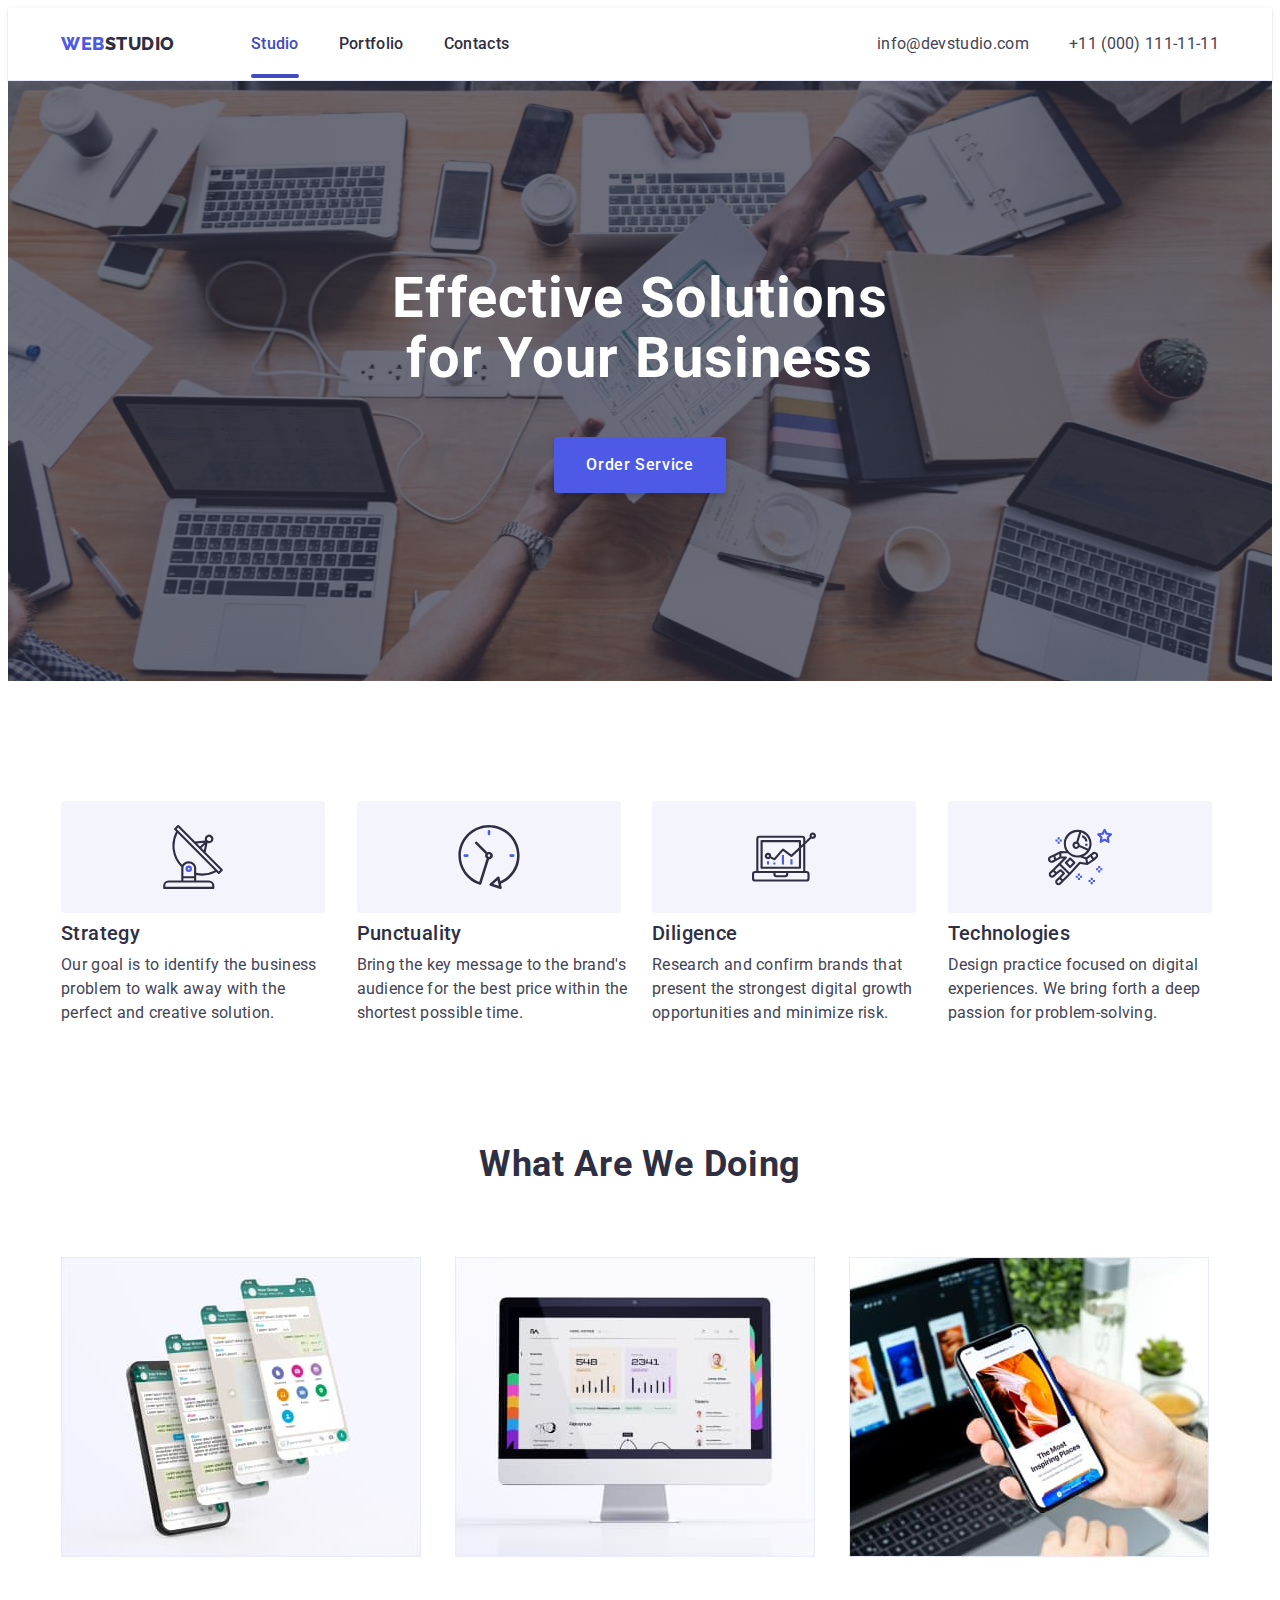
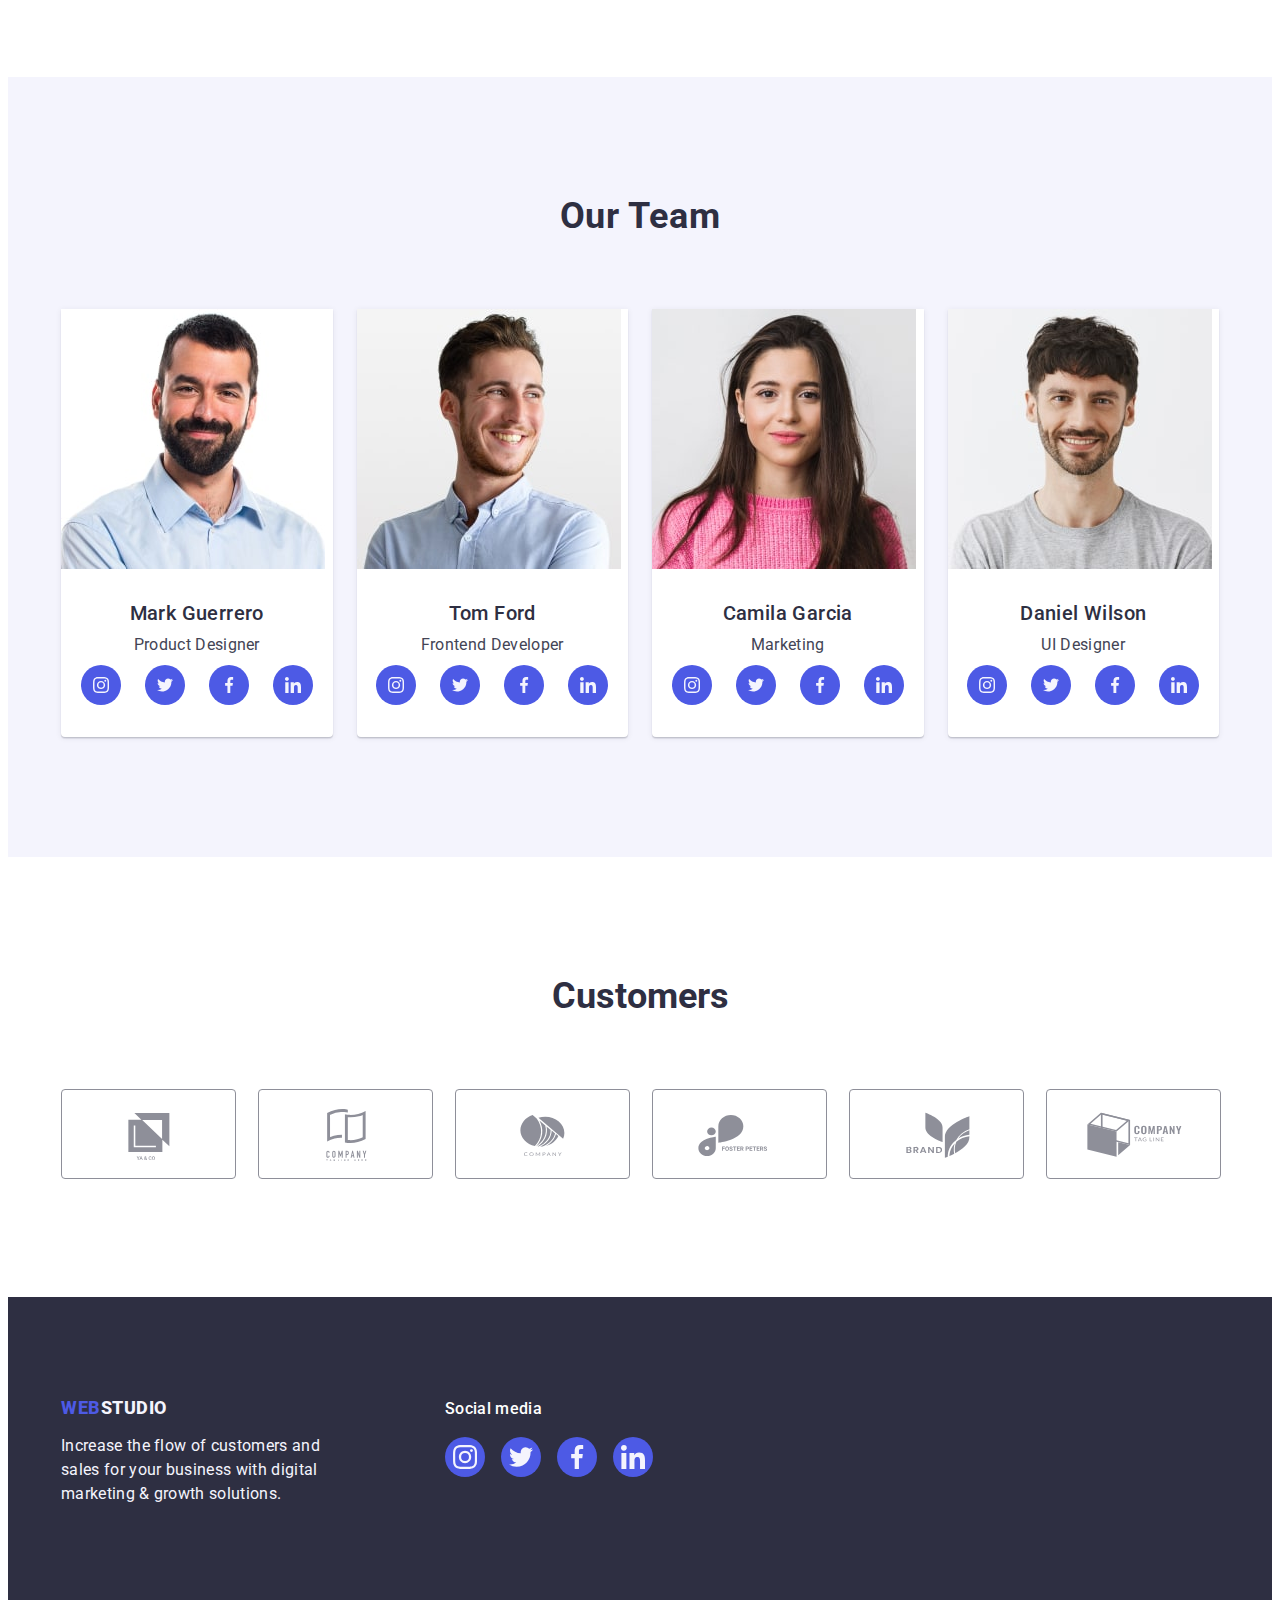
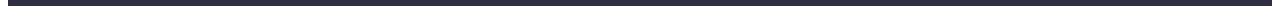
<file: index.html>
<!DOCTYPE html>
<html lang="en">

<head>
    <meta charset="UTF-8">
    <meta http-equiv="X-UA-Compatible" content="IE=edge">
    <meta name="viewport" content="width=device-width, initial-scale=1.0">
    <title>Business</title>
    <link rel="preconnect" href="https://fonts.googleapis.com">
    <link rel="preconnect" href="https://fonts.gstatic.com" crossorigin>
    <link rel="stylesheet" href="https://cdnjs.cloudflare.com/ajax/libs/modern-normalize/2.0.0/modern-normalize.min.css"
        integrity="sha512-4xo8blKMVCiXpTaLzQSLSw3KFOVPWhm/TRtuPVc4WG6kUgjH6J03IBuG7JZPkcWMxJ5huwaBpOpnwYElP/m6wg=="
        crossorigin="anonymous" referrerpolicy="no-referrer" />
    <link href="https://fonts.googleapis.com/css2?family=Raleway:wght@800&family=Roboto:wght@400;500;700&display=swap"
        rel="stylesheet">
    <link rel="stylesheet" href="./css/styles.css"/>
    <link rel="stylesheet" href="https://cdnjs.cloudflare.com/ajax/libs/animate.css/4.1.1/animate.min.css" />
    

</head>



<body>
    <header class="header">
        <div class="container header-container">
        <nav class="header-navigation">

            <a class="header-logo link" href="./index.html">Web<span class="header-logo-italic link">Studio</span> </a>
            
                <ul class="header-menu-list list">
                    <li class="header-menu-item list">
                        <a class="header-menu-link link color current" href="./index.html">Studio</a>
                    </li>
                    <li class="header-menu-item list">
                        <a class="header-menu-link link color" href="./portfolio.html">Portfolio</a>
                    </li>
                    <li class="header-menu-item list">
                        <a class="header-menu-link link color" href="">Contacts</a>
                    </li>
                </ul>
        </nav>

        <address class="address">
            <ul class="header-soc-list list">

                <li class="header-soc-item"> <a class="header-sos-link link "
                        href="mailto:info@devstudio.com">info@devstudio.com</a> </li>
                <li class="header-soc-item"> <a class="header-sos-link link" href="tel:+110001111111"> +11 (000)
                        111-11-11</a> </li>
            </ul>
        </address>
        </div>

    </header>


    <main>
        <section class="hero">
            <div class="container">
                  <h1 class="hero-title"> Effective Solutions for Your Business  </h1>
            <button type="button" class="hero-btn" data-modal-open>Order Service</button>
            </div>
        </section>

        <section class="advantages">
            <div class="container">
            <h2 class="visually-hidden">Advantages</h2>
            <ul class="advantages-list list">
                <li class="advantages-item list">
                    <div class="adventages-item-top">
                    <svg class="advantages-item-icon" width="64" height="64">
                    
                        <use href="./images/icons.svg#icon-antenna-1"></use>
                    </svg>
            
                    </div>
                    <h3 class="advantages-subtitle">Strategy
                    </h3>
                    <p class="advantsges-item-text">Our goal is to identify the business
                        problem to walk away with the perfect and creative solution.
                    </p>
                </li>
                <li class="advantages-item list">
                    <div class="adventages-item-top">
                        <svg class="advantages-item-icon" width="64" height="64">
                    
                            <use href="./images/icons.svg#icon-clock-1"></use>
                        </svg>
                    
                    </div>
                    <h3 class="advantages-subtitle">Punctuality</h3>
                    <p class="advantsges-item-text">Bring the key message to the brand's audience for the best price
                        within the shortest possible time.</p>
                </li>
                <li class="advantages-item list">
                    <div class="adventages-item-top">
                        <svg class="advantages-item-icon" width="64" height="64">
                    
                            <use href="./images/icons.svg#icon-diagram-1"></use>
                        </svg>
                    
                    </div>
                    <h3 class="advantages-subtitle">Diligence</h3>
                    <p class="advantsges-item-text">Research and confirm brands that present the strongest digital
                        growth opportunities and minimize risk.</p>
                </li>
                <li class="advantages-item list">
                    <div class="adventages-item-top">
                        <svg class="advantages-item-icon" width="64" height="64">
                    
                            <use href="./images/icons.svg#icon-astronaut-1"></use>
                        </svg>
                    
                    </div>
                    <h3 class="advantages-subtitle">Technologies</h3>

                    <p class="advantsges-item-text">Design practice focused on digital experiences. We bring forth a
                        deep passion for problem-solving.</p>
                </li>
            </ul>
            </div>
        </section>

        <section class="middle">
            <div class="container">
            <h2 class="middle-name">What are we doing</h2>
            <ul class="middle-name-list list">
                <li class="middle-name-item list">
                    <img class="picture" src="./images/1.jpg" width="360" height="300" alt="monitor"/>

                </li>
                <li class="middle-name-item list">
                    <img class="picture" src="./images/2.jpg" width="360" height="300" alt="phone"/>

                </li>
                <li class="middle-name-item list">
                    <img class="picture" src="./images/3.jpg" width="360" height="300" alt="job"/>

                </li>
            </ul>
            </div>
        </section>

        <section class="team">
            <div class="container">
            <h2 class="team-name">Our Team</h2>
            <ul class="team-name-list list">

                <li class="team-name-item list">
                    
                    <img class="bestsellers-picture" src="./images/img-min.jpg" alt="Mark Guerrero" Width="264" Height="260">
                    <div class="team-work">
                    <h3 class="team-name-subtitle">Mark Guerrero</h3>
                    <p class="team-name-text">Product Designer</p>
                     <ul class="team-icon-list list">
                        <li class="team-icon-item list">
                            <a class="team-icon-modul" href="">
                                <svg class="team-icon-top" width="16" height="16">
                                    <use href="./images/icons.svg#icon-instagram-2"></use>
                                </svg>
                            </a>
                        </li>

                        <li class="team-icon-item list">
                            <a class="team-icon-modul" href="">
                                <svg class="team-icon-top" width="16" height="16">
                                    <use href="./images/icons.svg#icon-twitter-1"></use>
                                </svg>
                            </a>
                        </li>

                        <li class="team-icon-item list">
                            <a class="team-icon-modul" href="">
                                <svg class="team-icon-top" width="16" height="16">
                                    <use href="./images/icons.svg#icon-facebook-1"></use>
                                </svg>
                            </a>
                        </li>

                        <li class="team-icon-item list">
                            <a class="team-icon-modul" href="">
                                <svg class="team-icon-top" width="16" height="16">
                                    <use href="./images/icons.svg#icon-linkedin-1"></use>
                                </svg>
                            </a>
                        </li>

                     </ul>

                    
                    
                    </div>
                </li>
                <li class="team-name-item list">
                    <img class="bestsellers-picture" src="./images/img-1-min.jpg" alt="Tom Ford" Width="264" Height="260">
                    <div class="team-work">
                    <h3 class="team-name-subtitle">Tom Ford</h3>
                    <p class="team-name-text">Frontend Developer</p>

                    <ul class="team-icon-list list">
                        <li class="team-icon-item list">
                            <a class="team-icon-modul" href="">
                                <svg class="team-icon-top" width="16" height="16">
                                    <use href="./images/icons.svg#icon-instagram-2"></use>
                                </svg>
                            </a>
                        </li>
                    
                        <li class="team-icon-item list">
                            <a class="team-icon-modul" href="">
                                <svg class="team-icon-top" width="16" height="16">
                                    <use href="./images/icons.svg#icon-twitter-1"></use>
                                </svg>
                            </a>
                        </li>
                    
                        <li class="team-icon-item list">
                            <a class="team-icon-modul" href="">
                                <svg class="team-icon-top" width="16" height="16">
                                    <use href="./images/icons.svg#icon-facebook-1"></use>
                                </svg>
                            </a>
                        </li>
                    
                        <li class="team-icon-item list">
                            <a class="team-icon-modul" href="">
                                <svg class="team-icon-top" width="16" height="16">
                                    <use href="./images/icons.svg#icon-linkedin-1"></use>
                                </svg>
                            </a>
                        </li>
                    
                    </ul>

                    
              </div>

              
                </li>
                <li class="team-name-item list">
                    <img class="bestsellers-picture" src="./images/img-2-min.jpg" alt="Camila Garcia" Width="264" Height="260">
                    <div class="team-work">
                    <h3 class="team-name-subtitle">Camila Garcia</h3>
                    <p class="team-name-text">Marketing</p>
                   
                    <ul class="team-icon-list list">
                        <li class="team-icon-item list">
                            <a class="team-icon-modul" href="">
                                <svg class="team-icon-top" width="16" height="16">
                                    <use href="./images/icons.svg#icon-instagram-2"></use>
                                </svg>
                            </a>
                        </li>
                    
                        <li class="team-icon-item list">
                            <a class="team-icon-modul" href="">
                                <svg class="team-icon-top" width="16" height="16">
                                    <use href="./images/icons.svg#icon-twitter-1"></use>
                                </svg>
                            </a>
                        </li>
                    
                        <li class="team-icon-item list">
                            <a class="team-icon-modul" href="">
                                <svg class="team-icon-top" width="16" height="16">
                                    <use href="./images/icons.svg#icon-facebook-1"></use>
                                </svg>
                            </a>
                        </li>
                    
                        <li class="team-icon-item list">
                            <a class="team-icon-modul" href="">
                                <svg class="team-icon-top" width="16" height="16">
                                    <use href="./images/icons.svg#icon-linkedin-1"></use>
                                </svg>
                            </a>
                        </li>
                    
                    </ul>

                    </div>
                </li>
        
                <li class="team-name-item list">
                    <img class="bestsellers-picture" src="./images/img-3-min.jpg" alt="Daniel Wilson" Width="264" Height="260">
                    <div class="team-work">
                    <h3 class="team-name-subtitle">Daniel Wilson</h3>
                    <p class="team-name-text">UI Designer</p>
                   
                    <ul class="team-icon-list list">
                        <li class="team-icon-item list">
                            <a class="team-icon-modul" href="">
                                <svg class="team-item-icon" width="16" height="16">
                                    <use href="./images/icons.svg#icon-instagram-2"></use>
                                </svg>
                            </a>
                        </li>
                    
                        <li class="team-icon-item list">
                            <a class="team-icon-modul" href="">
                                <svg class="team-icon-top" width="16" height="16">
                                    <use href="./images/icons.svg#icon-twitter-1"></use>
                                </svg>
                            </a>
                        </li>
                    
                        <li class="team-icon-item list">
                            <a class="team-icon-modul" href="">
                                <svg class="team-icon-top" width="16" height="16">
                                    <use href="./images/icons.svg#icon-facebook-1"></use>
                                </svg>
                            </a>
                        </li>
                    
                        <li class="team-icon-item list">
                            <a class="team-icon-modul" href="">
                                <svg class="team-icon-top" width="16" height="16">
                                    <use href="./images/icons.svg#icon-linkedin-1"></use>
                                </svg>
                            </a>
                        </li>
                    
                    </ul>

                    </div>
                </li>
            </ul>
            </div>


        </section>

        <section class="customers">
            <div class="container">
            <h2 class="customers-tittle">Customers</h2>
            <ul class="customers-list list">
                <li class="customers-name-item list">
                    <a class="customers-icon-modul" href="">
                    <svg class="customers-item-icon" width="104"  height="56">
                        <use href="./images/icons.svg#icon-Logo"></use>
                        
                    </svg>
                    </a>
                </li>
                <li class="customers-name-item list">
                    <a class="customers-icon-modul" href="">
                    <svg class="customers-item-icon" width="104" height="56">
                        <use class="customers-item-link" href="./images/icons.svg#icon-Logo1"></use>
                    </svg>
                    </a>
                </li>
                <li class="customers-name-item list">
                    <a class="customers-icon-modul" href="">
                    <svg class="customers-item-icon" width="104" height="56">
                        <use class="customers-item-link" href="./images/icons.svg#icon-Logo2"></use>
                    </svg>
                    </a>
                </li>
                <li class="customers-name-item list">
                    <a class="customers-icon-modul" href="">
                    <svg class="customers-item-icon" width="104" height="56">
                        <use  class="customers-item-link" href="./images/icons.svg#icon-Logo3"></use>
                    </svg>
                    </a>
                </li>
                <li class="customers-name-item list">
                    <a class="customers-icon-modul" href="">
                    <svg class="customers-item-icon" width="104" height="56">
                        <use class="customers-item-link" href="./images/icons.svg#icon-Logo4"></use>
                    </svg>
                    </a>
                </li>
                <li class="customers-name-item list">
                    <a class="customers-icon-modul" href="">
                    <svg class="customers-item-icon" width="104" height="56">
                        <use class="customers-item-link"  href="./images/icons.svg#icon-Logo5"></use>
                    </svg>
                    </a>
                </li>

            </ul>
            </div>
        </section>

    </main>

    <footer class="footer">
        <div class="container footer-container">
            <div class="social-container">
        <a class="footer-logo link" href="./index.html"> Web<span class="footer-logo-italic link">Studio</span> </a>
        <p class="footer-logo-text">Increase the flow of customers and sales for your business with digital marketing &
            growth solutions.</p>
            </div>
            

            <div class="social-media">
                <p class="social-media-text">Social media</p>
                <ul class="media-icon-list list">
                    <li class="media-icon-item list">
                        <a class="media-icon-modul" href="">
                            <svg class="media-icon-top" width="24" height="24">
                                <use href="./images/icons.svg#icon-instagram-2"></use>
                            </svg>
                        </a>
                    </li>
                
                    <li class="media-icon-item list">
                        <a class="media-icon-modul" href="">
                            <svg class="media-icon-top" width="24" height="24">
                                <use href="./images/icons.svg#icon-twitter-1"></use>
                            </svg>
                        </a>
                    </li>
                
                    <li class="media-icon-item list">
                        <a class="media-icon-modul" href="">
                            <svg class="media-icon-top" width="24" height="24">
                                <use href="./images/icons.svg#icon-facebook-1"></use>
                            </svg>
                        </a>
                    </li>
                
                    <li class="media-icon-item list">
                        <a class="media-icon-modul" href="">
                            <svg class="media-icon-top" width="24" height="24">
                                <use href="./images/icons.svg#icon-linkedin-1"></use>
                            </svg>
                        </a>
                    </li>
                
                </ul>
                </div>
               
            </div>
    </footer>
    <div class="backdrop is-hidden" data-modal>
        <div class="modal">
        <button type="button" class="modal-close-btn" data-modal-close>
            <svg class="modal-icon" width="8" height="8">
                <use class="modal-icon-top" href="./images/icons.svg#icon-close-black-18dp-2-1"></use>
            </svg>
        </button>
        
        </div>
    </div>
    <script src="./js/modal.js"></script>
</body>

</html>
</file>
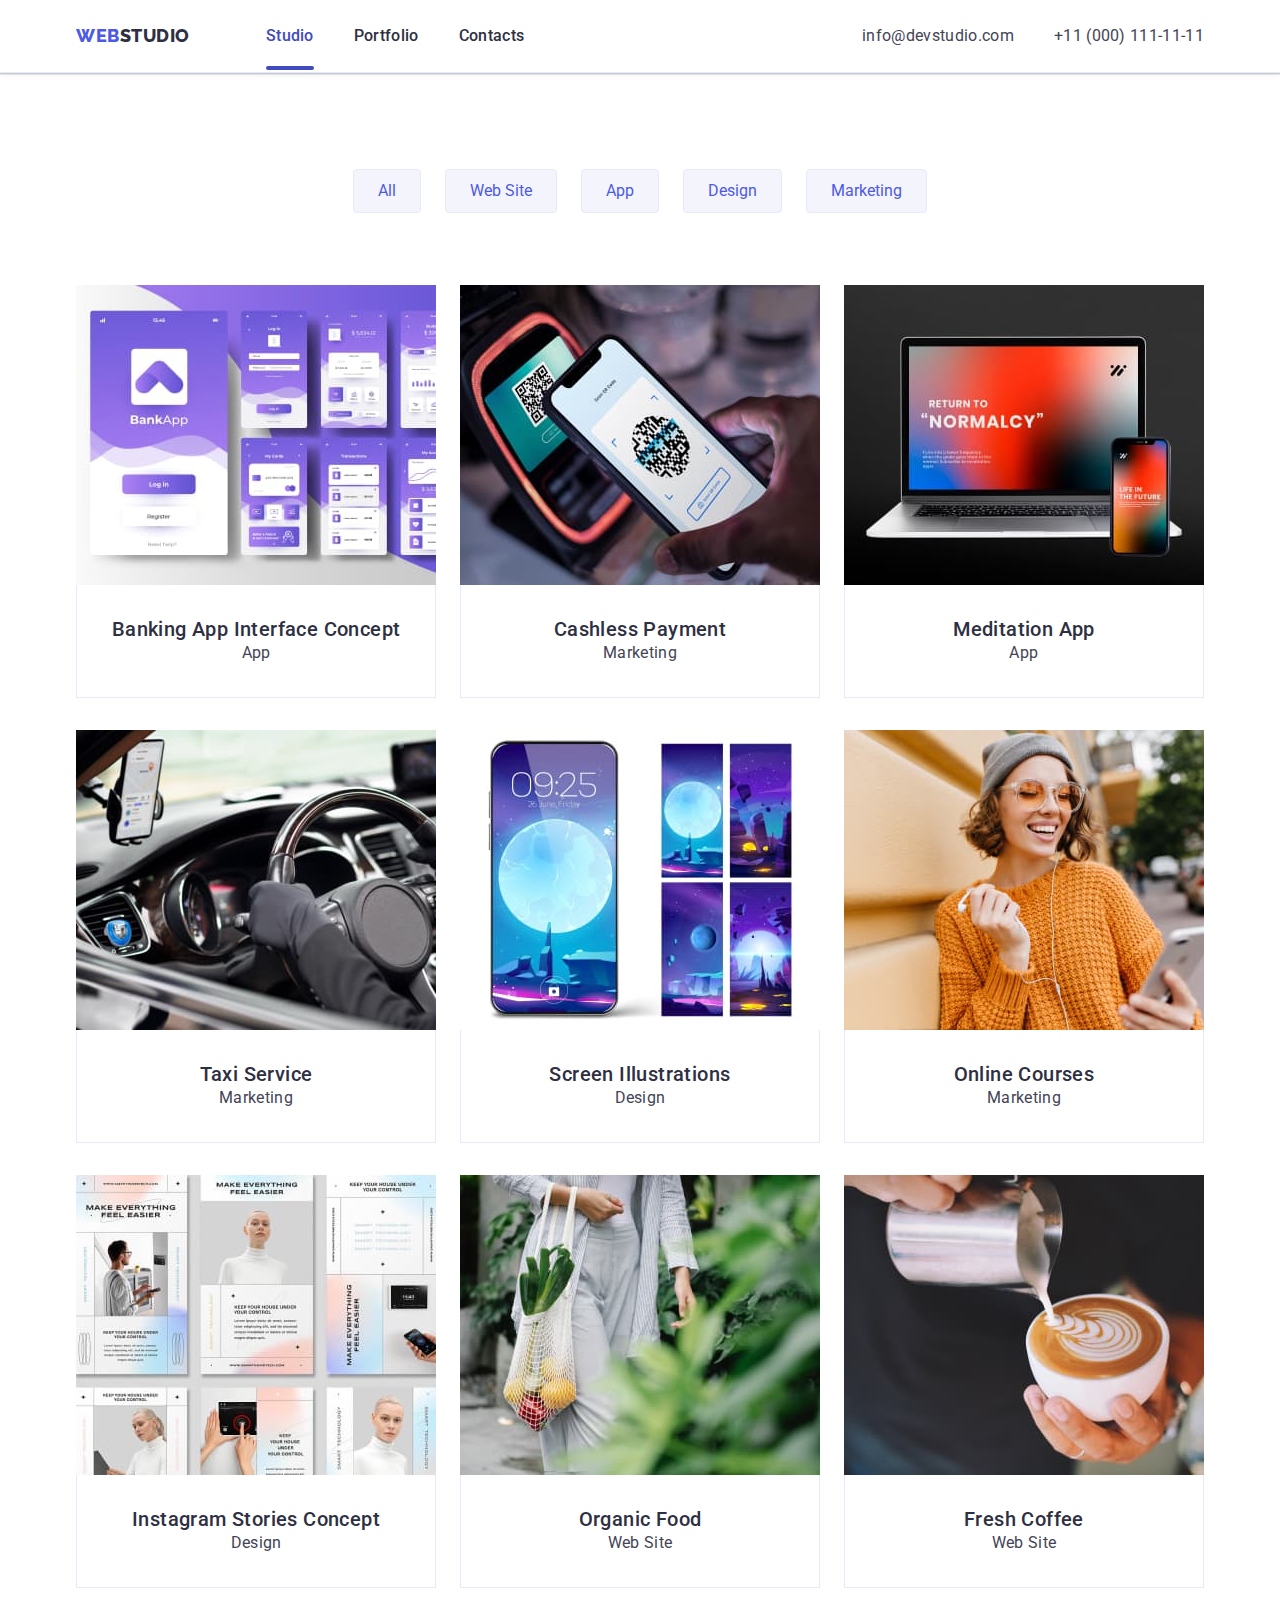
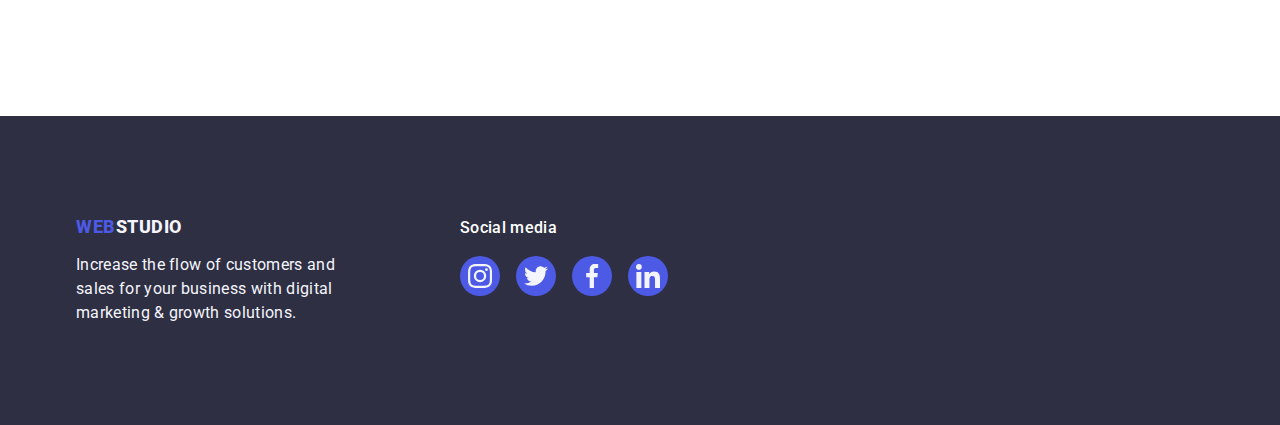
<file: portfolio.html>
<!DOCTYPE html>
<html lang="en">

<head>
    <meta charset="UTF-8">
    <meta http-equiv="X-UA-Compatible" content="IE=edge">
    <meta name="viewport" content="width=device-width, initial-scale=1.0">
    <title>Business</title>
    <link rel="preconnect" href="https://fonts.googleapis.com">
    <link rel="preconnect" href="https://fonts.gstatic.com" crossorigin>
    <link rel="stylesheet" href="https://cdnjs.cloudflare.com/ajax/libs/modern-normalize/2.0.0/modern-normalize.min.css"
        integrity="sha512-4xo8blKMVCiXpTaLzQSLSw3KFOVPWhm/TRtuPVc4WG6kUgjH6J03IBuG7JZPkcWMxJ5huwaBpOpnwYElP/m6wg=="
        crossorigin="anonymous" referrerpolicy="no-referrer" />
    <link href="https://fonts.googleapis.com/css2?family=Raleway:wght@800&family=Roboto:wght@400;500;700&display=swap"
        rel="stylesheet">
       <link rel="stylesheet" href="https://cdnjs.cloudflare.com/ajax/libs/modern-normalize/2.0.0/modern-normalize.min.css"/>

    <link rel="stylesheet" href="./css/styles.css" />
    <link rel="stylesheet" href="https://cdnjs.cloudflare.com/ajax/libs/animate.css/4.1.1/animate.min.css" />
    
</head>

<body>
<header class="header">
    <div class="container header-container">
        <nav class="header-navigation">

            <a class="header-logo link" href="./index.html">Web<span class="header-logo-italic link">Studio</span> </a>

            <ul class="header-menu-list list">
                <li class="header-menu-item list">
                    <a class="header-menu-link link color current" href="./index.html">Studio</a>
                </li>
                <li class="header-menu-item list">
                    <a class="header-menu-link link color " href="./portfolio.html">Portfolio</a>
                </li>
                <li class="header-menu-item list">
                    <a class="header-menu-link link color" href="">Contacts</a>
                </li>
            </ul>
        </nav>

        <address class="address">
            <ul class="header-soc-list list">

                <li class="header-soc-item"> <a class="header-sos-link link "
                        href="mailto:info@devstudio.com">info@devstudio.com</a> </li>
                <li class="header-soc-item"> <a class="header-sos-link link" href="tel:+110001111111"> +11 (000)
                        111-11-11</a> </li>
            </ul>
        </address>
    </div>

</header>



    <main>
        <section class="portfolio-little list">
            <div class="container">

            <h1 class="visually-hidden">Portfolio</h1>

            <ul class="portfolio-portf list">
                <li><button type="button" class="portfolio-btn">All</button>
                </li>
                <li><button type="button" class="portfolio-btn">Web Site</button></li>
                <li><button type="button" class="portfolio-btn">App</button></li>
                <li><button type="button" class="portfolio-btn">Design</button></li>
                <li><button type="button" class="portfolio-btn">Marketing</button></li>
            </ul>

           
            <ul class="portfolio-carts list">

                <li class="portfolio-carts-list link"><a class="link carts-top" href="">

                    <div class="carts-cover" >
                        <img class="carts" src="./images/4.jpg" alt="bild1" Width="360">
                        <p class="carts-cover-text">14 Stylish and User-Friendly App Design Concepts · Task Manager App · Calorie Tracker
                            App · Exotic Fruit Ecommerce App ·
                            Cloud Storage App</p>
                    </div>

                    <div class="no-ideas">
                    <h2 class="portfolio-carts-tittle list ">Banking App Interface Concept</h2>
                    <p class="portfolio-carts-text">App</p>
                    </div>
                    </a>
                </li>

                <li class="portfolio-carts-list link"><a class="link carts-top" href="">
                <div class="carts-cover">
                     <img class="carts" src="./images/5.jpg" alt="bild2" Width="360">
                    <p class="carts-cover-text">14 Stylish and User-Friendly App Design Concepts · Task Manager App · Calorie Tracker
                        App · Exotic Fruit Ecommerce App ·
                        Cloud Storage App</p>
                        </div>
                    
                    <div class="no-ideas">
                  <h2 class="portfolio-carts-tittle list ">Cashless Payment</h2>
                    <p class="portfolio-carts-text">Marketing</p>
                    </div>
                    
                    </a>
                   
                </li>
                

                <li class="portfolio-carts-list link"><a class="link carts-top" href="">
                    <div class="carts-cover">
                    <img class="carts"  src="./images/6.jpg" alt="bild3" Width="360">
                    <p class="carts-cover-text">14 Stylish and User-Friendly App Design Concepts · Task Manager App · Calorie Tracker
                        App · Exotic Fruit Ecommerce App ·
                        Cloud Storage App</p>
                    </div>


                    <div class="no-ideas">
                    <h2 class="portfolio-carts-tittle list ">Meditation App</h2>
                    <p class="portfolio-carts-text">App</p>
                    </div>
                    </a>
                </li>

            <li class="portfolio-carts-list link"><a class="link carts-top" href="" >
                <div class="carts-cover">
                    <img class="carts" src="./images/7.jpg" alt="bild4" Width="360">
                    <p class="carts-cover-text">14 Stylish and User-Friendly App Design Concepts · Task Manager App · Calorie Tracker
                        App · Exotic Fruit Ecommerce App ·
                        Cloud Storage App</p>
                </div>
                
                <div class="no-ideas">
                <h2 class="portfolio-carts-tittle list ">Taxi Service</h2>
                <p class="portfolio-carts-text">Marketing</p>
                </div>
                </a>
            </li>
                
                <li class="portfolio-carts-list link"><a class="link carts-top" href="">
                    <div class="carts-cover">
                         <img class="carts"  src="./images/8.jpg" alt="bild5" Width="360">
                        <p class="carts-cover-text">14 Stylish and User-Friendly App Design Concepts · Task Manager App · Calorie Tracker
                            App · Exotic Fruit Ecommerce App ·
                            Cloud Storage App</p>
                        </div>
                    <div class="no-ideas">
                    <h2 class="portfolio-carts-tittle list ">Screen Illustrations</h2>
                    <p class="portfolio-carts-text">Design</p>
                    </div>
                    </a>
                </li>

                <li class="portfolio-carts-list link"><a class="link carts-top" href="">
                    <div class="carts-cover">
                         <img class="carts" src="./images/9.jpg" alt="bild6" Width="360">
                        <p class="carts-cover-text">14 Stylish and User-Friendly App Design Concepts · Task Manager App · Calorie Tracker
                            App · Exotic Fruit Ecommerce App ·
                            Cloud Storage App</p>
                    </div>
                    <div class="no-ideas">
                    <h2 class="portfolio-carts-tittle list ">Online Courses</h2>
                    <p class="portfolio-carts-text">Marketing</p>
                    </div>
                    </a>
                </li>


                <li class="portfolio-carts-list link"><a class="link carts-top" href="">
                    <div class="carts-cover">
                        <img class="carts" src="./images/10.jpg" alt="bild7" Width="360">
                        <p class="carts-cover-text">14 Stylish and User-Friendly App Design Concepts · Task Manager App · Calorie Tracker
                            App · Exotic Fruit Ecommerce App ·
                            Cloud Storage App</p>

                    </div> 
                    <div class="no-ideas">
                    <h2 class="portfolio-carts-tittle list ">Instagram Stories Concept</h2>
                    <p class="portfolio-carts-text">Design</p>
                    </div>
                    </a>
                </li>

                <li class="portfolio-carts-list link"><a class="link carts-top" href="">
                    <div class="carts-cover">
                        <img class="carts" src="./images/11.jpg" alt="bild8" Width="360">
                        <p class="carts-cover-text">14 Stylish and User-Friendly App Design Concepts · Task Manager App · Calorie Tracker
                            App · Exotic Fruit Ecommerce App ·
                            Cloud Storage App</p>
                    </div>
                    
                    
                    <div class="no-ideas">
                    <h2 class="portfolio-carts-tittle list ">Organic Food</h2>
                    <p class="portfolio-carts-text">Web Site</p>
                    </div>
                    </a>
                </li>

            <li class="portfolio-carts-list link"><a class="link carts-top" href="">
                <div class="carts-cover">
                    <img class="carts" src="./images/12.jpg" alt="bild9" Width="360">
                    <p class="carts-cover-text">14 Stylish and User-Friendly App Design Concepts · Task Manager App · Calorie Tracker
                        App · Exotic Fruit Ecommerce App ·
                        Cloud Storage App</p>
                    </div>
 
                <div class="no-ideas">
                <h2 class="portfolio-carts-tittle list ">Fresh Coffee</h2>
                <p class="portfolio-carts-text">Web Site</p>
                </div>
                </a>
            </li>
            </ul>
        </div>


        </section>
        
    </main>

    <footer class="footer">
        <div class="container footer-container">
            <div class="social-container">
                <a class="footer-logo link" href="./index.html"> Web<span class="footer-logo-italic link">Studio</span> </a>
                <p class="footer-logo-text">Increase the flow of customers and sales for your business with digital
                    marketing &
                    growth solutions.</p>
            </div>
    
    
            <div class="social-media">
                <p class="social-media-text">Social media</p>
                <ul class="media-icon-list list">
                    <li class="media-icon-item list">
                        <a class="media-icon-modul" href="">
                            <svg class="media-icon-top" width="24" height="24">
                                <use href="./images/icons.svg#icon-instagram-2"></use>
                            </svg>
                        </a>
                    </li>
    
                    <li class="media-icon-item list">
                        <a class="media-icon-modul" href="">
                            <svg class="media-icon-top" width="24" height="24">
                                <use href="./images/icons.svg#icon-twitter-1"></use>
                            </svg>
                        </a>
                    </li>
    
                    <li class="media-icon-item list">
                        <a class="media-icon-modul" href="">
                            <svg class="media-icon-top" width="24" height="24">
                                <use href="./images/icons.svg#icon-facebook-1"></use>
                            </svg>
                        </a>
                    </li>
    
                    <li class="media-icon-item list">
                        <a class="media-icon-modul" href="">
                            <svg class="media-icon-top" width="24" height="24">
                                <use href="./images/icons.svg#icon-linkedin-1"></use>
                            </svg>
                        </a>
                    </li>
    
                </ul>
            </div>
    
        </div>
    </footer>
</body>

</html>
</file>
<file: css/styles.css>
body { 
    font-family: "Roboto", sans-serif;
    color: #434455;
    background-color: #FFFFFF;
}
:root{

                --primary-font: "Roboto", sans-serif;
                --title-font: "Raleway", sans-serif;
                --primary-black-color: var(--slate, #434455;
                --primary-white-color:#FFFFFF;
                --primary-accent-color:#2e2f42;
                --secondary-accent-color: #404bbf;
                --active-link-color: #434455);

}

.container{
    width:1158px;
    padding-left: 15px;
    padding-right: 15px;
    margin: 0 auto;
    padding: 0 15px;

}

/*--------------HEADER-----------*/

.header{
    
    border-bottom: 1px solid #e7e9fc;
    box-shadow:0px 2px 1px rgba(46, 47, 66, 0.08),
        0px 1px 1px rgba(46, 47, 66, 0.16),
        0px 1px 6px rgba(46, 47, 66, 0.08);
}

.header-container{
    display: flex;
    align-items: center;

}
 

.header-navigation{
display: flex;
align-items: center;


}
.header-logo{
    color: var(--iris, #4D5AE5);
        font-size: 18px;
        font-weight: 800;
        line-height: 1.17;
        letter-spacing: 0.03em;
        text-transform: uppercase;
        font-family: "Raleway", sans-serif;
    margin-right: 76px;
  
    
    
}
.link {
    text-decoration: none;
}

.list {
    list-style: none;
}

.header-logo-italic{
    color: #2E2F42;
}
.header-menu-list{
    color: #2e2f42;
        font-size: 16px;
        font-weight: 500;
        line-height: 1.5;
        letter-spacing: 0.02em;
        margin-left: auto;
        display: flex;
        gap: 40px;
        margin: 0px;
        padding: 0px;
        padding-top: 24px;
            padding-bottom: 24px;

            position: relative;
        color: #404bbf;
        transition:250ms cubic-bezier(0.4, 0, 0.2, 1);

       
        

}

.header-menu-link.current{

   /* color: var(--navyblue, #2E2F42);*/
        font-size: 16px;
        font-weight: 500;
        line-height: 1.5;
        letter-spacing: 0.02em;
        position: relative;
        transition:color 250ms cubic-bezier(0.4, 0, 0.2, 1);
        color: #404bbf;
        


}

.header-menu-item :hover{color: #404bbf

}
.header-menu-item :focus{color: #404bbf}

ul{
    margin: 0px;
    padding: 0px;
}
.header-sos-link{
    color:var(--slate, #434455);
        font-size: 16px;
        font-weight: 400;
        line-height: 1.5;
        letter-spacing: 0.02em;
        transition: color 250ms cubic-bezier(0.4, 0, 0.2, 1);
        

}


.header-menu-item{
   transition:  color 250ms cubic-bezier(0.4, 0, 0.2, 1);
   
 }

    .address{font-style: normal;
    margin-left: auto;}

    .header-soc-item{color: var(--slate, #434455);
        font-size: 16px;
        font-weight: 400;
        line-height: 1.5;
        letter-spacing: 0.02em;
    
        
    }

    .header-soc-list{
        display: flex;
        gap: 40px;
        
    }

        .header-soc-item :hover{color: #404bbf;
        }

        .header-soc-item :focus{
            color: #404bbf

        }

        .color{
            color:#2e2f42 ;
            padding: 24px 0;
            padding-top: 24px;
          padding-bottom: 24px;
        }

            
           .current::after {
                content: '';
              position: absolute;
               left: 0;
               bottom: -1px;
               height: 4px;
               background-color: #404bbf;
               border-radius: 2px;
               width: 100%;
           }
    
           .header-menu-link.current {
               position: relative;
               color: var(--ocean, #404BBF);
           }

                  

          





/*--------------HERO-----------*/


.hero {
    background: var(--navyblue, #2E2F42);
   padding: 188px 0;
   background-image: linear-gradient(rgba(46, 47, 66, 0.7),
        rgba(46, 47, 66, 0.7)), url(../images/people-office1.jpg);
   background-repeat: no-repeat;
   background-position: center;
   background-size: cover;
    max-width: 1440px;
    margin: auto;
}



.hero-title{
    color: var(--white, #FFF);
        text-align: center;
        font-size: 56px;
        font-weight: 700;
        line-height: 1.07em;
        letter-spacing: 0.02em;
          max-width: 496px;
           margin: 0 auto;
            margin-bottom: 48px;
        
}

h1, h2, h3, h4, h5, h6, p{
    margin: 0;
}

p{
    margin: 0;

}

.hero-btn{
    color: var(--white, #FFF);
        font-size: 16px;
        font-weight: 500;
        line-height: 1.5;
        letter-spacing: 0.04em;
        background-color: #4D5AE5;
        font-family: "Roboto", sans-serif;
        cursor: pointer;
        padding: 16px 32px;
        border-radius: 4px;
            background: var(--iris, #4D5AE5);
            box-shadow: 0px 4px 4px 0px rgba(0, 0, 0, 0.15);
            display: block;
            min-width: 169px;
            height: 56px;
            border: none;
            border-radius: 4px;
            margin:0 auto;
            transition: background-color 250ms cubic-bezier(0.4, 0, 0.2, 1);
            

}

 .hero-btn:hover{ background-color: #404BBF;}

 .hero-btn:focus{ background-color: #404BBF;}

/**------------ADVANTAGES------------**/


.advantages{
padding: 120px 0;


}
.visually-hidden {
    position: absolute;
    width: 1px;
    height: 1px;
    margin: -1px;
    border: 0;
    padding: 0;
    white-space: nowrap;
    clip-path: inset(100%);
    clip: rect(0 0 0 0);
    overflow: hidden;}


.advantages-list{
    
    display: flex;
      gap: 24px; 

}


.advantages-item{
  
width: calc((100% - 72px) / 4);


}

.adventages-item-top{
    width: 264px;
        height: 112px;
        display: flex;
        align-items: center;
        justify-content: center;
        flex-shrink: 0;
        border-radius: 4px;
        background: var(--cloud, #F4F4FD);
        margin-bottom: 8px;

}

.advantages-subtitle{
    color: var(--navyblue, #2E2F42);
        font-size: 20px;
        font-weight: 500;
        line-height: 1.2;
        letter-spacing: 0.4px;
        margin-bottom: 8px;
        

}

.advantsges-item-text{
    color: var(--slate, #434455);
    font-size: 16px;
    line-height: 1.5;
    letter-spacing: 0.02em;
     
    }
        .advantages-list{
            
        }



    /**--------middle--------**/

    .middle{
        padding-top: 0px;
        padding-bottom: 120px;
    }

   .middle-name{
    color: var(--navyblue, #2E2F42);
        text-align: center;
        font-size: 36px;
        font-style: normal;
        font-weight: 700;
        line-height: 1.11;
        letter-spacing: 0.72px;
        text-transform: capitalize;
        margin: 0 auto;
        margin-bottom:72px ;}

        .middle-name-list{
            display: flex;
            gap: 24px;
            
        }
        .picture{
            display: block
        }

        .middle-name-item{
            width: calc((100% - 48px) / 3)
        }


       

   
   /*------------team--------------*/

   .team{
    background-color: #F4F4FD;
    padding-top: 120px;
    padding-bottom: 120px;

   }

   .team-name{
    color: var(--navyblue, #2E2F42);
    text-align: center;
    font-size: 36px;
    font-weight: 700;
    line-height: 1.11;
    letter-spacing: 0.72px;
    text-transform: capitalize;
    
        margin: 0 auto;
        margin-bottom: 72px;
        
      }


   .team-name-list{
    display: flex;
    gap: 24px;
    
   
   }


   .team-name-item {background-color: #FFFFFF;
    border-radius: 0px 0px 4px 4px;
        background: var(--white, #FFF);
        box-shadow: 0px 2px 1px 0px rgba(46, 47, 66, 0.08), 0px 1px 1px 0px rgba(46, 47, 66, 0.16), 0px 1px 6px 0px rgba(46, 47, 66, 0.08);
    width: calc((100% - 72px) / 4);
       
        }

        .team-work{
            padding: 32px 0;
        }
        

        


         .bestsellers-picture{
            display: block;
         }


   .team-name-subtitle{
    color: var(--navyblue, #2E2F42);
        text-align: center;
        font-size: 20px;
        font-weight: 500;
        line-height: 1.2;
        letter-spacing: 0.4px;
        margin-bottom: 8px;

   }
   .team-name-text{
    color: var(--slate, #434455);
    text-align: center;
    font-size: 16px;
    font-weight: 400;
    line-height: 24px;
    letter-spacing: 0.32px;
    margin-bottom: 8px;
       }

      .team-icon-list{
       
    display: flex;
        justify-content: center;
        align-items: center;
        gap: 24px;
        fill: var(--iris, #4D5AE5);
       
       
        

       }

       .team-icon-item{
        width: 40px;
        height: 40px;
       
        
       }


       .team-icon-modul {
        width: 100%;
        height: 100%;
        background-color:#4d5ae5;
        border-radius:50%;
        display: flex;
        align-items: center;
        justify-content: center;
        transition: background-color 250ms cubic-bezier(0.4, 0, 0.2, 1);
        
       }

       .team-icon-modul:hover{
        background-color: #404bbf;
       }
       .team-icon-modul:focus{
        background-color: #404bbf;
       }

       .team-icon-top{
        fill: #f4f4fd;

       }




      /*--------customers------------*/


       .customers{
        padding-top: 120px;
        padding-bottom: 120px;

       }
       .customers-tittle{
        text-align: center;
        font-size: 36px;
        line-height: 1.11;
        color:#2e2f42;
        margin-bottom: 72px;
           
       }
       .customers-list{
        display: flex;
        gap: 24px;
        
       
        

       }
       .customers-name-item{
        width: calc((100% - 120px) / 6);
        height: 88px;
        


       }


       .customers-icon-modul{
        width: 100%;
        height: 100%;
        border: 1px solid #8e8f99;
        border-radius:4px;
        display: flex;
        align-items: center;
        justify-content: center;
        color:#8e8f99;
        transition: border-color 250ms cubic-bezier(0.4, 0, 0.2, 1),
                color 250ms cubic-bezier(0.4, 0, 0.2, 1);

       }

       .customers-icon-modul:hover{
        border-color: #404bbf;
        color: #404bbf;


       }

       .customers-icon-modul:focus{
        border-color: #404bbf;
        color: #404bbf;

       }
      
       .customers-item-icon{
        fill: currentColor;
        
       }
       
       .customers-item-link{
       

       }

       .customers-item-icon:hover{
        border-color: #404bbf;
        color: #404bbf;

       }

       .customers-item-icon:focus{
        border-color: #404bbf;
        color: #404bbf;

       }

   


    /*-------portfolio------------*/


    .portfolio-little{
        padding-top: 96px;
        padding-bottom: 120px;
    }


    .visually-hidden{
        position: absolute;
            width: 1px;
            height: 1px;
            margin: -1px;
            border: 0;
            padding: 0;
            white-space: nowrap;
            clip-path: inset(100%);
            clip: rect(0 0 0 0);
            overflow: hidden;
        }


    
    .portfolio-btn {
        color: var(--iris, #4D5AE5);
        padding: 12px 24px;
        border: 1px solid #e7e9fc;
        border-radius: 4px;
        transition:color 250ms cubic-bezier(0.4, 0, 0.2, 1),
        background-color 250ms cubic-bezier(0.4, 0, 0.2, 1),
        border-color 250ms cubic-bezier(0.4, 0, 0.2, 1),
        box-shadow 250ms cubic-bezier(0.4, 0, 0.2, 1);
        background: var(--cloud, #F4F4FD);

    }
    

    .backr1{

    }
    .backr{
       
    }

    .portfolio-portf{
        gap: 24px;
        display: flex;
        justify-content: center;
            margin-bottom: 72px;
            
    }


    .portfolio-carts{
        color: #4d5ae5;
            text-align: center;
            font-size: 16px;
            font-weight: 500;
            line-height: 1.5;
            letter-spacing: 0.04em;
             font-family: "Roboto", sans-serif;
             cursor: pointer;
            justify-content: center;
            row-gap: 48px;
            display: flex;
                gap: 24px;
                flex-wrap: wrap;
           
             
    }


    .portfolio-btn:hover{
        color: #FFFFFF;
        background-color: #404BBF;
        border: 1px solid transparent;
        box-shadow: 0px 3px 1px rgba(0, 0, 0, 0.1),
                0px 2px 1px rgba(0, 0, 0, 0.08),
                0px 2px 2px rgba(0, 0, 0, 0.12);
    }

    .portfolio-btn:focus{
        color: #FFFFFF;
            background-color: #404BBF;
            border: 1px solid transparent;
            box-shadow: 0px 3px 1px rgba(0, 0, 0, 0.1),
                    0px 2px 1px rgba(0, 0, 0, 0.08),
                    0px 2px 2px rgba(0, 0, 0, 0.12);

    }

    
    .carts{
        
        display: block;
    }
   
    

    .portfolio-carts-list{
        width: calc((100% - 48px) / 3);
       
        
    }

    .no-ideas{
        padding: 32px 16px;
        border: 1px solid #e7e9fc;
        border-top: none;
        margin-bottom: 8px;
       

    }
    .portfolio-carts-tittle{
        color: #2e2f42;
            font-size: 20px;
            font-weight: 500;
            line-height: 1.2;
            letter-spacing: 0.02em;
            
            
        
    }

    .portfolio-carts-text{
        color: #434455;
            font-size: 16px;
            font-weight: 400;
            line-height: 1.5;
            letter-spacing: 0.02em;
            
    }

    .carts-top{
        display: block;
        transition: box-shadow 250ms cubic-bezier(0.4, 0, 0.2, 1);}


    .carts-top:hover .carts-cover-text{
        transform:translateY(0%);

        }
        .carts-top:focus .carts-cover-text{
            transform: translateY(0%);


        }

        


    
    .carts-top:hover{
        box-shadow:0px 1px 6px rgba(46, 47, 66, 0.08),
            0px 1px 1px rgba(46, 47, 66, 0.16),
            0px 2px 1px rgba(46, 47, 66, 0.08);


    }
    .carts-top:focus{
    box-shadow: 0px 1px 6px rgba(46, 47, 66, 0.08),
            0px 1px 1px rgba(46, 47, 66, 0.16),
            0px 2px 1px rgba(46, 47, 66, 0.08);

    }

    .carts-cover{
       top: 0;
        background: var(--iris, #4D5AE5);
        position: relative;
        overflow: hidden;
        




       

    }
    .carts-cover-text{
        position: absolute;
        text-align: left;
       
      
    color: var(--cloud, #F4F4FD);
        font-size: 16px;
        font-weight: 400;
        line-height: 1.5;
        letter-spacing: 0.02em;
        top: 0;
        padding: 40px 32px;
        background-color: #4d5ae5;
        height: 100%;
        width: 100%;
        transform: translateY(100%);
      
        transition: transform 250ms cubic-bezier(0.4, 0, 0.2, 1);
    }

    







    /*------------FOOTER-----------*/

    .footer{
        background:var(--navyblue, #2E2F42);
        padding-top: 50px;
        padding-bottom: 50px;
        padding: 100px 0;
       
        
    }
    .footer-container{

        display: flex;
    align-items: baseline;
        
    }
    .social-container{
        margin-right: 120px;
    }

    .footer-logo{color: var(--iris, #4D5AE5);
        font-size: 18px;
        font-weight: 800;
        line-height: 1.17;
        letter-spacing: 0.54px;
        text-transform: uppercase;
        text-decoration: none;
        display: inline-block;
        margin-bottom: 16px;
        
        }

    .footer-logo-italic{color: var(--cloud, #F4F4FD);
        font-size: 18px;
        font-weight: 800;
        line-height: 1.17;
        letter-spacing: 0.03em;
        text-transform: uppercase;
         text-decoration: none;}

    .footer-logo-text{color: var(--cloud, #F4F4FD);
        font-size: 16px;
        font-weight: 400;
        line-height: 24px;
        letter-spacing: 0.32px;
        max-width: 264px
        
    }

   .backdrop{
        position: fixed;
        width: 100%;
        height: 100%;
        top: 0;
        transition: opacity 250ms cubic-bezier(0.4, 0, 0.2, 1), visibility 250ms cubic-bezier(0.4, 0, 0.2, 1);
        left: 0;
        background-color: rgba(46, 47, 66, 0.4);

    }

    .social-media{
        margin-right: 120px;

        


    }
    .social-media-text{
        font-weight: 500;
        font-size: 16px;
        line-height: 1.5;
        letter-spacing: 0.02em;
        color:#FFFFFF;
        margin-bottom: 16px;

    }
    .media-icon-list{
        display: flex;
        gap: 16px;
    }
    .media-icon-item{
        width: 40px;
        height: 40px;

    }
    .media-icon-modul{
        width: 100%;
        height: 100%;
        background-color:#4d5ae5;
        border-radius:50%;
        display: flex;
        align-items: center;
        justify-content: center;
        transition: background-color 250ms cubic-bezier(0.4, 0, 0.2, 1);
    }

    .media-icon-modul:hover{
        background-color: #31d0aa;

    }
    .media-icon-modul:focus{
        background-color: #31d0aa;

    }
    .media-icon-top{
        fill:#f4f4fd;


    }








    .modal{
        position:absolute;
        top: 50%;
        left: 50%;
       transition: transform 250ms cubic-bezier(0.4, 0, 0.2, 1);
        width: 408px;
           min-height: 584px; 
            flex-shrink: 0;
            border-radius: 4px;
                background: var(--dairy, #FCFCFC);
                box-shadow: 0px 2px 1px 0px rgba(0, 0, 0, 0.20), 0px 1px 3px 0px rgba(0, 0, 0, 0.12), 0px 1px 1px 0px rgba(0, 0, 0, 0.14);
                transition: transform 300ms lineal;
                transform: translate(-50%, -50%) scale(1);
                padding: 24px;     

    }

    .backdrop.is-hidden.modal{
        transform: translate(-50%, -50%) scale(3);
        

    }

    .modal-close-btn{
    position: absolute;
        top: 24px;
        right: 24px;
        height: 24px;
        width: 24px;
                  border-radius: 50%;
                  display: flex;
                  align-items: center;
                  justify-content: center;
                  background-color: #e7e9fc;
                  border: 1px solid rgba(0, 0, 0, 0.1);
                  padding: 0;
                  cursor: pointer;
                  transition: background-color 250ms cubic-bezier(0.4, 0, 0.2, 1),
                  border 250ms cubic-bezier(0.4, 0, 0.2, 1);}

           


    .is-hidden{
        opacity: 0;
        visibility:hidden;
        pointer-events: none;


    }
    .modal-icon{
        transition: fill 250ms cubic-bezier(0.4, 0, 0.2, 1);
      
        }

     .modal-close-btn:hover{
        background-color: #404bbf;
        border: none;

     }

     .modal-close-btn:focus{
        background-color: #404bbf;
        border: none;

     }

     .modal:hover{
        fill: #ffffff

     }

     .modal:focus {
        fill: #ffffff

     }
</file>
